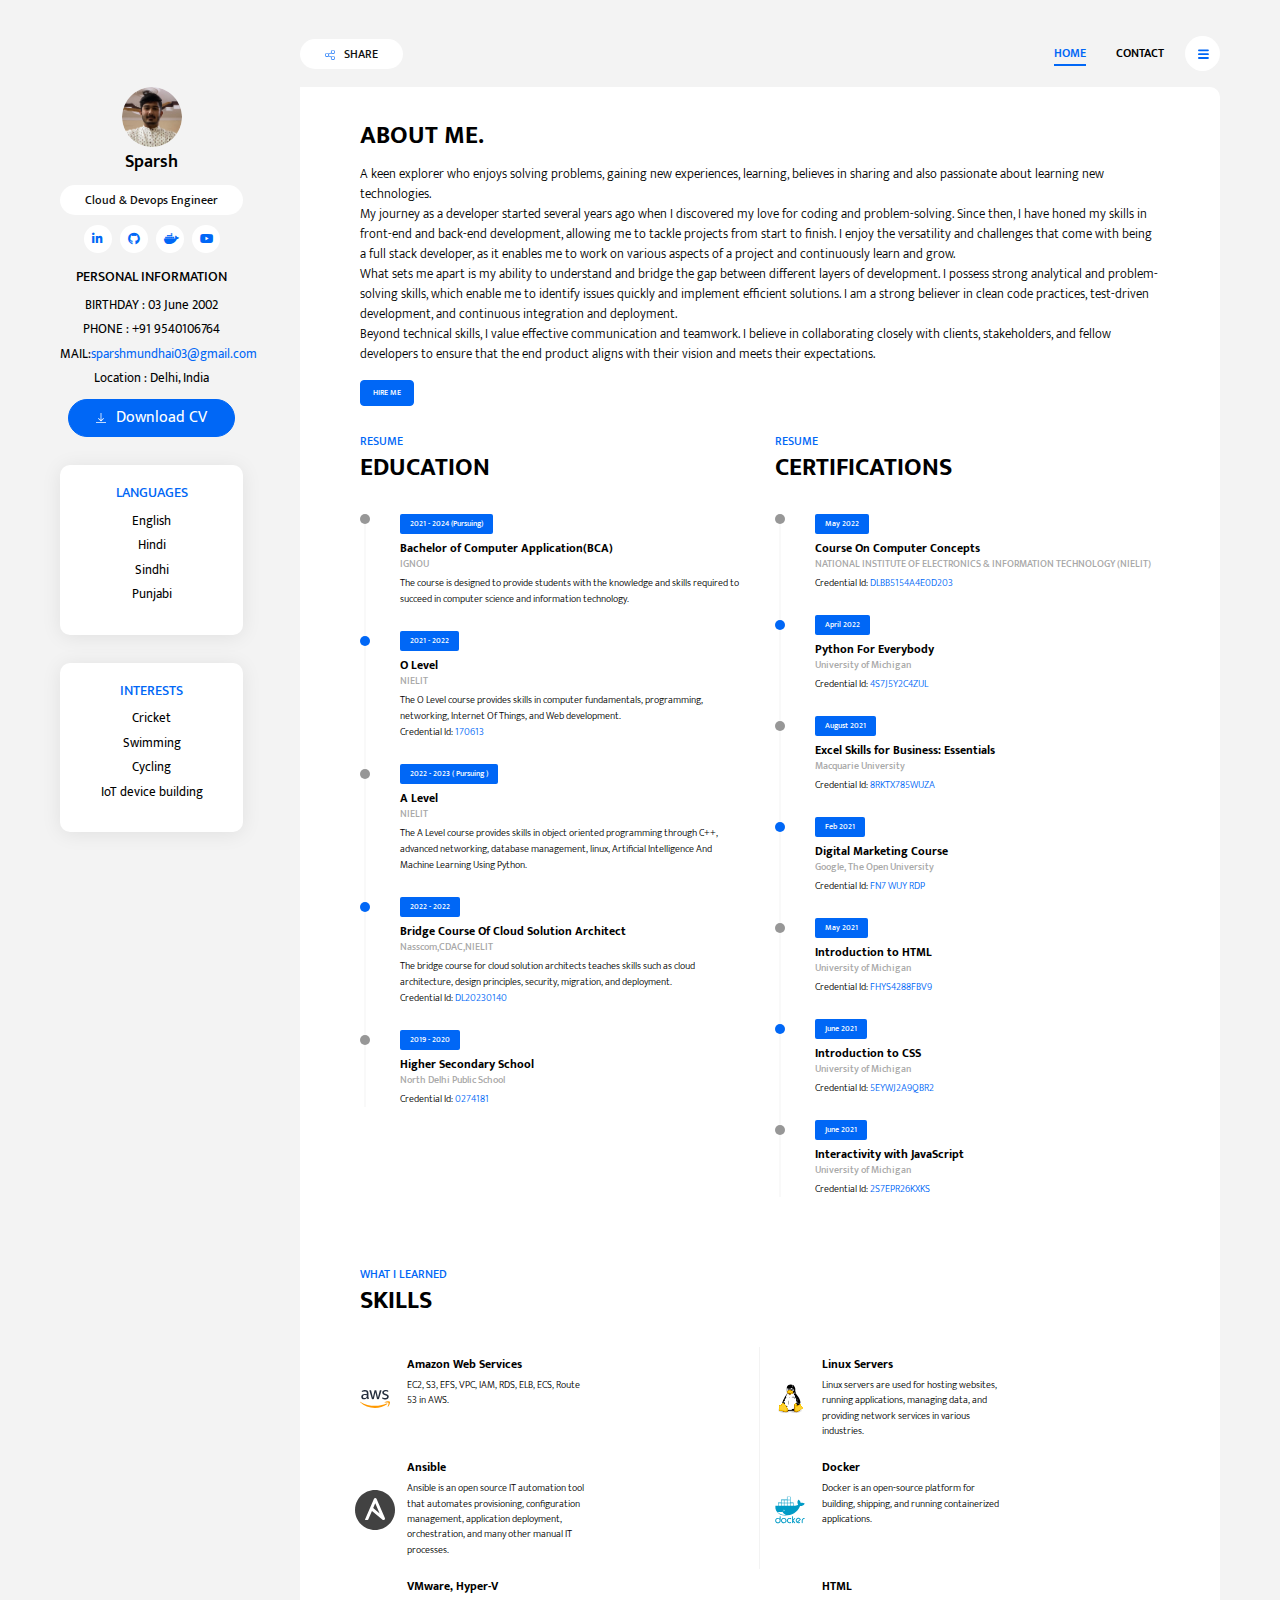
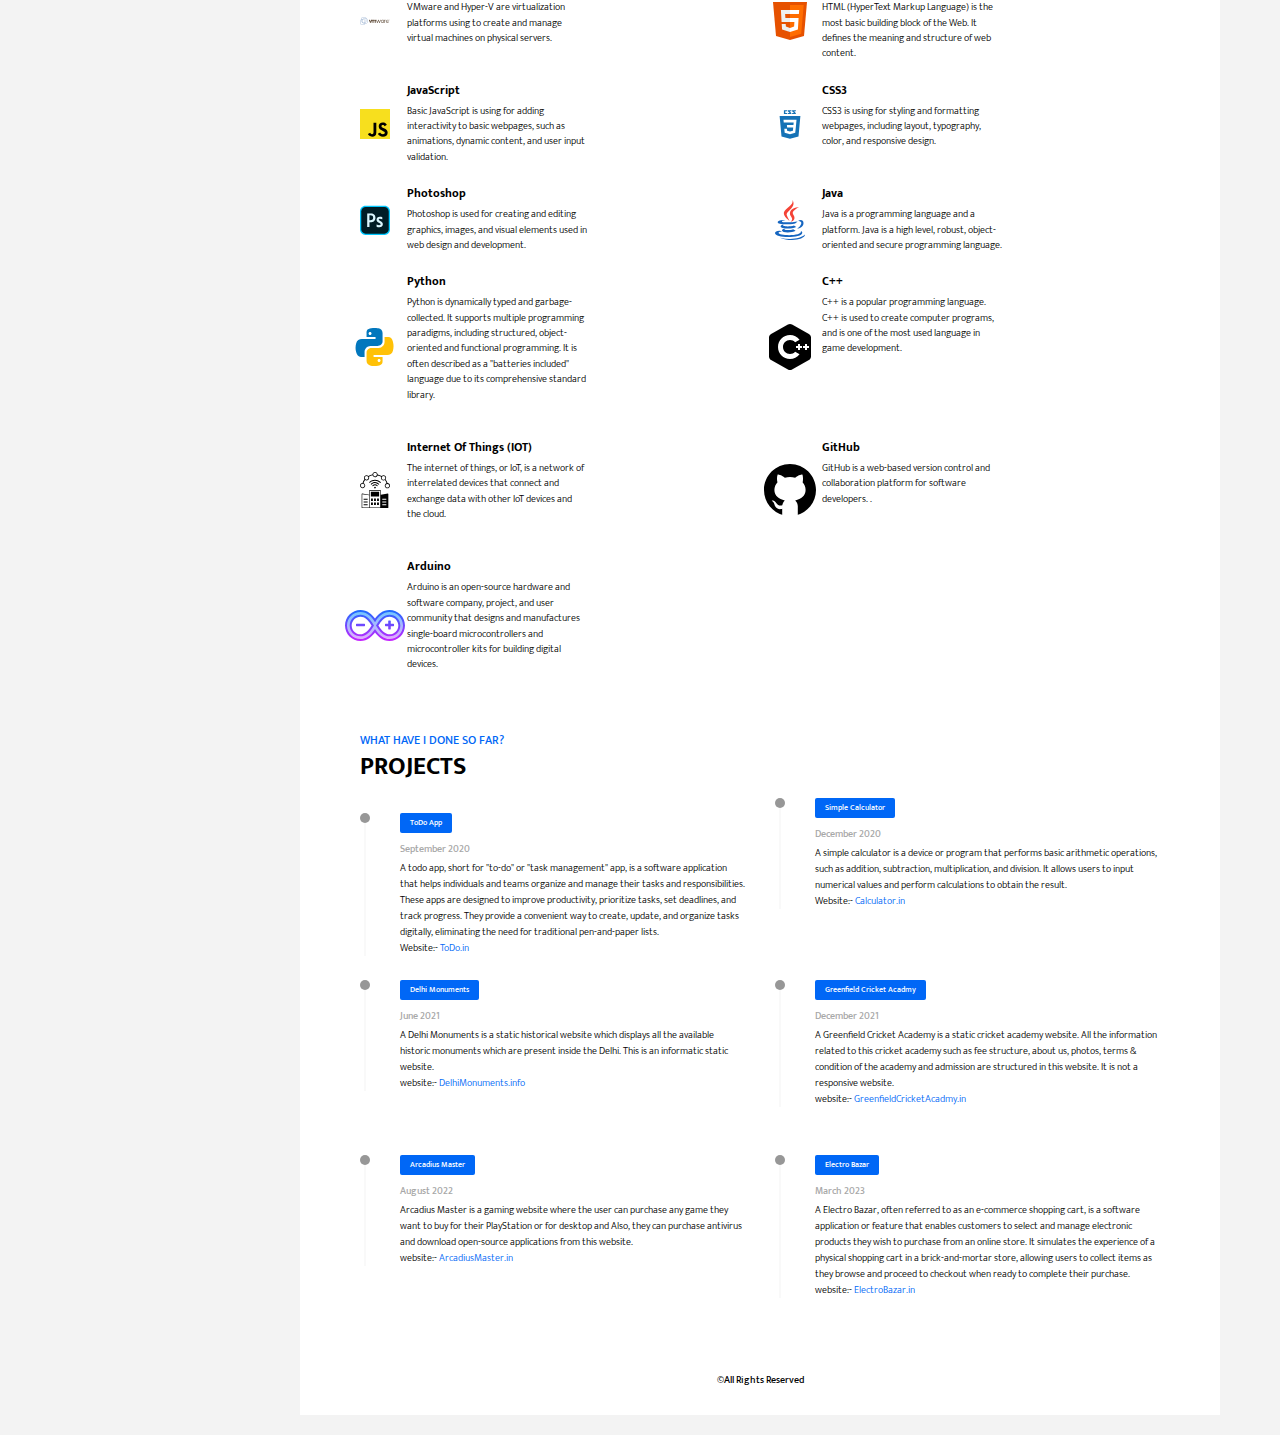
<file: index.html>
<!DOCTYPE html>
<html lang="en">

<head>
    <meta charset="UTF-8">
    <meta name="viewport" content="width=device-width, initial-scale=1.0">
    <meta http-equiv="X-UA-Compatible" content="ie=edge">
    <title>Sparsh</title>
    <link rel="icon" type="image/x-icon" href="assets/images/favicon_io/favicon.png">
    <link href="https://fonts.googleapis.com/css?family=Mukta:300,400,500,600,700&display=swap" rel="stylesheet">
    <link rel="stylesheet" href="assets/vendors/@fortawesome/fontawesome-free/css/all.min.css">
    <link rel="stylesheet" href="assets/css/live-resume.css">
</head>

<body>
    <header>
        <button class="btn btn-white btn-share ml-auto mr-3 ml-md-0 mr-md-auto"><img src="assets/images/share.svg" alt="share" class="btn-img">
            SHARE</button>
        <nav class="collapsible-nav" id="collapsible-nav">
            <a href="contact.html" class="nav-link">CONTACT</a>
            <a href="index.html" class="nav-link active">HOME</a>
        </nav>
        <button class="btn btn-menu-toggle btn-white rounded-circle" data-toggle="collapsible-nav"
            data-target="collapsible-nav"><img src="assets/images/hamburger.svg" alt="hamburger"></button>
    </header>
    <div class="content-wrapper">
        <aside>
            <div class="profile-img-wrapper">
                <img src="assets/images/photu.png" alt="profile">
            </div>
            <h1 class="profile-name">Sparsh</h1>
            <div class="text-center">
                <span class="badge badge-white badge-pill profile-designation">Cloud & Devops Engineer</span>
            </div>
            <nav class="social-links">
                <a href="https://www.linkedin.com/in/sparsh-mundai-583b83211?lipi=urn%3Ali%3Apage%3Ad_flagship3_profile_view_base_contact_details%3BDKzjncSIQuyELh5YN0JbGw%3D%3D" class="social-link" target="_blank"><i class="fab fa-linkedin-in"></i></a>
                <a href="https://github.com/sparshmundai" class="social-link" target="_blank"><i class="fab fa-github"></i></a>
                <a href="https://hub.docker.com/u/sparshmundai" class="social-link" target="_blank"><i class="fab fa-docker"></i></a>
                <a href="https://youtube.com/@sparshmundai2871?si=-0rAw_IE5yYH2Lxo" class="social-link" target="_blank"><i class="fab fa-youtube"></i></a>
            </nav>
            <div class="widget">
                <h5 class="widget-title">personal information</h5>
                <div class="widget-content">
                    <p>BIRTHDAY : 03 June 2002</p>
                    <p>PHONE : +91 9540106764</p>
                    <p>MAIL:<a href="mailto:sparshmundhai03@gmail.com">sparshmundhai03@gmail.com</a></p>
                    <p>Location : Delhi, India</p>
                    <a href="assets/resume/Sparsh_Resume.pdf" download="Sparsh_Resume.pdf">
                        <button class="btn btn-download-cv btn-primary rounded-pill">
                          <img src="assets/images/download.svg" alt="download" class="btn-img">
                          Download CV
                        </button>
                      </a>
                </div>
            </div>
            <div class="widget card">
                <div class="card-body">
                    <div class="widget-content">
                        <h5 class="widget-title card-title">LANGUAGES</h5>
                        <p>English</p>
                        <p>Hindi</p>
                        <p>Sindhi</p>
                        <p>Punjabi</p>
                    </div>
                </div>
            </div>
            <div class="widget card">
                <div class="card-body">
                    <div class="widget-content">
                        <h5 class="widget-title card-title">INTERESTS</h5>
                        <p>Cricket</p>
                        <p>Swimming</p>
                        <p>Cycling</p>
                        <p>IoT device building</p>
                    </div>
                </div>
            </div>
        </aside>
        <main>
            <section class="intro-section">
                <h2 class="section-title">About Me.</h2>
                <p>A keen explorer who enjoys solving problems, gaining new experiences, learning, believes in sharing and also passionate about learning new technologies.<br>My journey as a developer started several years ago when I discovered my love for coding and problem-solving. Since then, I have honed my skills in front-end and back-end development, allowing me to tackle projects from start to finish. I enjoy the versatility and challenges that come with being a full stack developer, as it enables me to work on various aspects of a project and continuously learn and grow.<br>What sets me apart is my ability to understand and bridge the gap between different layers of development. I possess strong analytical and problem-solving skills, which enable me to identify issues quickly and implement efficient solutions. I am a strong believer in clean code practices, test-driven development, and continuous integration and deployment.

                    <br>Beyond technical skills, I value effective communication and teamwork. I believe in collaborating closely with clients, stakeholders, and fellow developers to ensure that the end product aligns with their vision and meets their expectations.</p>
                <a href="https://mail.google.com/mail/" class="btn btn-primary btn-hire-me">HIRE ME</a>
            </section>
            <section class="resume-section">
                <div class="row">
                    <div class="col-lg-6">
                        <h6 class="section-subtitle">RESUME</h6>
                        <h2 class="section-title">EDUCATION</h2>
                        <ul class="time-line">
                            <li class="time-line-item">
                                <span class="badge badge-primary">2021 - 2024 (Pursuing)</span>
                                <h6 class="time-line-item-title">Bachelor of Computer Application(BCA)</h6>
                                <p class="time-line-item-subtitle">IGNOU</p>
                                <p class="time-line-item-content"> The course is designed to provide students with the knowledge and skills required to succeed in computer science and information technology.</p>
                            </li>
                            <li class="time-line-item">
                                <span class="badge badge-primary">2021 - 2022</span>
                                <h6 class="time-line-item-title">O Level</h6>
                                <p class="time-line-item-subtitle">NIELIT</p>
                                <p class="time-line-item-content">The O Level course provides skills in computer fundamentals, programming, networking, Internet Of Things, and Web development.</p>
                                <p class="time-line-item-content">Credential Id: <a href="https://drive.google.com/file/d/1dJgBY-Gtv80vDtmH3sbUtg2nJV1tiQKQ/view?usp=sharing"> 170613</a></p>
                            </li>
                            <li class="time-line-item">
                                <span class="badge badge-primary">2022 - 2023 ( Pursuing )</span>
                                <h6 class="time-line-item-title">A Level</h6>
                                <p class="time-line-item-subtitle">NIELIT</p>
                                <p class="time-line-item-content">The A Level course provides skills in object oriented programming through C++, advanced networking, database management, linux, Artificial Intelligence And Machine Learning Using Python.
                                </p>
                            </li>
                            <li class="time-line-item">
                                <span class="badge badge-primary">2022 - 2022</span>
                                <h6 class="time-line-item-title">Bridge Course Of Cloud Solution Architect</h6>
                                <p class="time-line-item-subtitle">Nasscom,CDAC,NIELIT</p>
                                <p class="time-line-item-content">The bridge course for cloud solution architects teaches skills such as cloud architecture, design principles, security, migration, and deployment.
                                <br>Credential Id: <a href="https://drive.google.com/file/d/148yPf-X261xfTt8TTs_mkh81wOfBIhu-/view?usp=sharing"> DL20230140</a>
                                </p>
                            </li>
                            <li class="time-line-item">
                                <span class="badge badge-primary">2019 - 2020</span>
                                <h6 class="time-line-item-title">Higher Secondary School</h6>
                                <p class="time-line-item-subtitle">North Delhi Public School</p>
                                <p class="time-line-item-content">Credential Id: <a href="https://drive.google.com/file/d/1ypTqCHMyDNtpPBPlpeWu6azwwanBVN1z/view?usp=sharing"> 0274181</a></p>
                                </p>
                            </li>
                            
                        </ul>
                    </div>
                    <div class="col-lg-6">
                        <h6 class="section-subtitle">RESUME</h6>
                        <h2 class="section-title">Certifications</h2>
                        <ul class="time-line">
                            <li class="time-line-item">
                                <span class="badge badge-primary">May 2022</span>
                                <h6 class="time-line-item-title">Course On Computer Concepts</h6>
                                <p class="time-line-item-subtitle">NATIONAL INSTITUTE OF ELECTRONICS & INFORMATION TECHNOLOGY (NIELIT)</p>
                                <p class="time-line-item-content">Credential Id:<a href="https://drive.google.com/file/d/1MJxrc-Ziw14Cb-kU5sZ-XwfpWeYSsFFk/view?usp=drivesdk"> DLBB5154A4E0D203</a></p>
                            </li>
                            <li class="time-line-item">
                                <span class="badge badge-primary">April 2022</span>
                                <h6 class="time-line-item-title">Python For Everybody</h6>
                                <p class="time-line-item-subtitle">University of Michigan</p>
                                <p class="time-line-item-content">Credential Id:<a href="https://drive.google.com/file/d/1RFf_WuU77fO04nRJ-My4JaZv5Hv0LPNz/view?usp=drivesdk"> 4S7J5Y2C4ZUL</a></p>
                            </li>
                            <li class="time-line-item">
                                <span class="badge badge-primary">August 2021</span>
                                <h6 class="time-line-item-title">Excel Skills for Business: Essentials</h6>
                                <p class="time-line-item-subtitle">Macquarie University</p>
                                <p class="time-line-item-content">Credential Id:<a href="https://drive.google.com/file/d/1qYhM8UTbvvS7U9DfOJBso3iTBphIcd7Y/view?usp=drivesdk"> 8RKTX785WUZA</a></p>
                            </li>
                            <li class="time-line-item">
                                <span class="badge badge-primary">Feb 2021</span>
                                <h6 class="time-line-item-title">Digital Marketing Course</h6>
                                <p class="time-line-item-subtitle">Google, The Open University</p>
                                <p class="time-line-item-content">Credential Id: <a href="https://drive.google.com/file/d/1_S3UI82zhKMdCIQ-yGaE29W0VM89TTgo/view?usp=drivesdk"> FN7 WUY RDP</a></p>
                            </li>
                            <li class="time-line-item">
                                <span class="badge badge-primary">May 2021</span>
                                <h6 class="time-line-item-title">Introduction to HTML</h6>
                                <p class="time-line-item-subtitle">University of Michigan</p>
                                <p class="time-line-item-content">Credential Id:<a href="https://drive.google.com/file/d/1GLIOiYMsVtQ9pisKKSu7VyUbuY-hsv4M/view?usp=drivesdk"> FHYS4288FBV9</a></p>
                            </li>
                            <li class="time-line-item">
                                <span class="badge badge-primary">June 2021</span>
                                <h6 class="time-line-item-title">Introduction to CSS</h6>
                                <p class="time-line-item-subtitle">University of Michigan</p>
                                <p class="time-line-item-content">Credential Id:<a href="https://drive.google.com/file/d/17QGZ6_hqS54YrQ8OWVpbc6XbvOnyADaW/view?usp=drivesdk"> 5EYWJ2A9QBR2</a></p>
                            </li>
                            <li class="time-line-item">
                                <span class="badge badge-primary">June 2021</span>
                                <h6 class="time-line-item-title">Interactivity with JavaScript</h6>
                                <p class="time-line-item-subtitle">University of Michigan</p>
                                <p class="time-line-item-content">Credential Id:<a href="https://drive.google.com/file/d/1j8fHeq3wLvf8e6S_6TgkD0Me9Ry_hJcb/view?usp=drivesdk"> 2S7EPR26KXKS</a></p>
                            </li>
                            
                            
                            
                        </ul>
                    </div>
                </div>
            </section>
            <section class="services-section">
                <h6 class="section-subtitle">WHAT I LEARNED</h6>
                <h2 class="section-title">SKILLS</h2>
                <div class="row">
                    <div class="media service-card col-lg-6">
                        <div class="service-icon">
                            <img src="assets/images/aws-icon.svg" alt="target">
                        </div>
                        <div class="media-body">
                            <h5 class="service-title">Amazon Web Services</h5>
                            <p class="service-description">EC2, S3, EFS, VPC, IAM, RDS, ELB, ECS, Route 53 in AWS.</p>
                        </div>
                    </div>

                    <div class="media service-card col-lg-6">
                        <div class="service-icon">
                            <img src="assets/images/linux.svg" alt="smartphone">
                        </div>
                        <div class="media-body">
                            <h5 class="service-title">Linux Servers</h5>
                            <p class="service-description">Linux servers are used for hosting websites, running applications, managing data, and providing network services in various industries.
                            </p>
                        </div>
                    </div>

                    <div class="media service-card col-lg-6">
                        <div class="service-icon">
                            <img src="assets/images/ansible.svg" alt="bulb">
                        </div>
                        <div class="media-body">
                            <h5 class="service-title">Ansible</h5>
                            <p class="service-description">Ansible is an open source IT automation tool that automates provisioning, configuration management, application deployment, orchestration, and many other manual IT processes.</p>
                        </div>

                    </div>
                    <div class="media service-card col-lg-6">
                        <div class="service-icon">
                            <img src="assets/images/docker.svg" alt="development">
                        </div>
                        <div class="media-body">
                            <h5 class="service-title">Docker</h5>
                            <p class="service-description">Docker is an open-source platform for building, shipping, and running containerized applications.
                            </p>
                        </div>
                    </div>

                    <div class="media service-card col-lg-6">
                        <div class="service-icon">
                            <img src="assets/images/vmwaresize.svg" alt="smartphone">
                        </div>
                        <div class="media-body">
                            <h5 class="service-title">VMware, Hyper-V</h5>
                            <p class="service-description">VMware and Hyper-V are virtualization platforms using to create and manage virtual machines on physical servers.
                            </p>
                        </div>
                    </div>

                    <div class="media service-card col-lg-6">
                        <div class="service-icon">
                            <img src="assets/images/html.svg" alt="smartphone">
                        </div>
                        <div class="media-body">
                            <h5 class="service-title">HTML</h5>
                            <p class="service-description">HTML (HyperText Markup Language) is the most basic building block of the Web. It defines the meaning and structure of web content.</p>
                        </div>
                    </div>
                    
                    <div class="media service-card col-lg-6">
                        <div class="service-icon">
                            <img src="assets/images/javascriptsize.svg" alt="smartphone">
                        </div>
                        <div class="media-body">
                            <h5 class="service-title">JavaScript</h5>
                            <p class="service-description">Basic JavaScript is using for adding interactivity to basic webpages, such as animations, dynamic content, and user input validation.
                            </p>
                        </div>
                    </div>
                    <div class="media service-card col-lg-6">
                        <div class="service-icon">
                            <img src="assets/images/css3.svg" alt="smartphone">
                        </div>
                        <div class="media-body">
                            <h5 class="service-title">CSS3</h5>
                            <p class="service-description">CSS3 is using for styling and formatting webpages, including layout, typography, color, and responsive design.
                            </p>
                        </div>
                    </div>
                    <div class="media service-card col-lg-6">
                        <div class="service-icon">
                            <img src="assets/images/adobe-photoshop.svg" alt="smartphone">
                        </div>
                        <div class="media-body">
                            <h5 class="service-title">Photoshop</h5>
                            <p class="service-description">Photoshop is used for creating and editing graphics, images, and visual elements used in web design and development.
                            </p>
                        </div>
                    </div>
                    <div class="media service-card col-lg-6">
                        <div class="service-icon">
                            <img src="assets/images/java.svg" alt="smartphone">
                        </div>
                        <div class="media-body">
                            <h5 class="service-title">Java</h5>
                            <p class="service-description">Java is a programming language and a platform. Java is a high level, robust, object-oriented and secure programming language.</p>
                        </div>
                    </div>
                    <div class="media service-card col-lg-6">
                        <div class="service-icon">
                            <img src="assets/images/python.svg" alt="smartphone">
                        </div>
                        <div class="media-body">
                            <h5 class="service-title">Python</h5>
                            <p class="service-description">Python is dynamically typed and garbage-collected. It supports multiple programming paradigms, including structured, object-oriented and functional programming. It is often described as a "batteries included" language due to its comprehensive standard library.<p>
                        </div>
                    </div>
                    <div class="media service-card col-lg-6">
                        <div class="service-icon">
                            <img src="assets/images/c++.svg" alt="smartphone">
                        </div>
                        <div class="media-body">
                            <h5 class="service-title">C++</h5>
                            <p class="service-description">C++ is a popular programming language. C++ is used to create computer programs, and is one of the most used language in game development.<p>
                        </div>
                    </div>
                    <div class="media service-card col-lg-6">
                        <div class="service-icon">
                            <img src="assets/images/iot.svg" alt="smartphone">
                        </div>
                        <div class="media-body">
                            <h5 class="service-title">Internet Of Things (IOT)</h5>
                            <p class="service-description">The internet of things, or IoT, is a network of interrelated devices that connect and exchange data with other IoT devices and the cloud.<p>
                        </div>
                    </div>

                    <div class="media service-card col-lg-6">
                        <div class="service-icon">
                            <img src="assets/images/github.svg" alt="smartphone">
                        </div>
                        <div class="media-body">
                            <h5 class="service-title">GitHub</h5>
                            <p class="service-description">GitHub is a web-based version control and collaboration platform for software developers. .<p>
                        </div>
                    </div>
                    <div class="media service-card col-lg-6">
                        <div class="service-icon">
                            <img src="assets/images/arduino.svg" alt="smartphone">
                        </div>
                        <div class="media-body">
                            <h5 class="service-title">Arduino</h5>
                            <p class="service-description">Arduino is an open-source hardware and software company, project, and user community that designs and manufactures single-board microcontrollers and microcontroller kits for building digital devices.<p>
                        </div>
                 </div>
                 <br>
            </section>

            <section class="resume-section">
                <div class="row">
                    <div class="col-lg-6">
                        <h6 class="section-subtitle">WHAT HAVE I DONE SO FAR?</h6>
                        <h2 class="section-title">PROJECTS</h2>
                        <ul class="time-line">
                            <li class="time-line-item">
                                <h6 class="badge badge-primary">ToDo App</h6>
                                <p class="time-line-item-subtitle">September 2020</p>
                                <p class="time-line-item-content">
                                    A todo app, short for "to-do" or "task management" app, is a software application that helps individuals and teams organize and manage their tasks and responsibilities. These apps are designed to improve productivity, prioritize tasks, set deadlines, and track progress. They provide a convenient way to create, update, and organize tasks digitally, eliminating the need for traditional pen-and-paper lists.
                                    <br>Website:- <a href="https://sparshmundai.github.io/ToDO_App/">ToDo.in</a></p>
                            </li>
                        </ul>
                    </div>

                    <div class="col-lg-6">
                        <ul><br><br></ul>
                        <ul class="time-line">
                            <li class="time-line-item">
                                <h6 class="badge badge-primary">Simple Calculator</h6>
                                <p class="time-line-item-subtitle">December 2020</p>
                                <p class="time-line-item-content">
                                    A simple calculator is a device or program that performs basic arithmetic operations, such as addition, subtraction, multiplication, and division. It allows users to input numerical values and perform calculations to obtain the result.
                                   <br>Website:- <a href="https://sparshmundai.github.io/Simple_Calculator/">Calculator.in</a></p>
                            </li>
                        </ul>
                    </div>

                </div>

                <div class="row">
                    <div class="col-lg-6">
                        <ul class="time-line">
                            <li class="time-line-item">
                                <h6 class="badge badge-primary">Delhi Monuments</h6>
                                <p class="time-line-item-subtitle">June 2021</p>
                                <p class="time-line-item-content">
                                    A Delhi Monuments is a static historical website which displays all the available historic monuments which are present inside the Delhi. This is an informatic static website.
                                   <br> website:- <a href="https://sparshmundai.github.io/Delhi_Monuments_Project/">DelhiMonuments.info</a></p>
                            </li>
                        </ul>
                    </div>



                    <div class="col-lg-6">
                        <ul class="time-line">
                            <li class="time-line-item">
                                <h6 class="badge badge-primary">Greenfield Cricket Acadmy</h6>
                                <p class="time-line-item-subtitle">December 2021</p>
                                <p class="time-line-item-content">
                                    A Greenfield Cricket Academy is a static cricket academy website. All the information  related to this cricket academy such as fee structure, about us, photos, terms & condition of the academy and admission are structured in this website. It is not a responsive website.
                                   <br> website:- <a href="https://sparshmundai.github.io/Greenfield_Cricket_Acadmy_Project/">GreenfieldCricketAcadmy.in</a></p>
                            </li>
                        </ul>
                    </div>
                </div>

                <br>

                <div class="row">
                    <div class="col-lg-6">
                        <ul class="time-line">
                            <li class="time-line-item">
                                <h6 class="badge badge-primary">Arcadius Master</h6>
                                <p class="time-line-item-subtitle">August 2022</p>
                                <p class="time-line-item-content">
                                    Arcadius Master is a gaming website where the user can purchase any game they want to buy for their PlayStation or for desktop and Also, they can purchase antivirus and download open-source applications from this website.
                                   <br> website:- <a href="https://sparshmundai.github.io/Arcadius_Master_Project/">ArcadiusMaster.in</a></p>
                            </li>
                        </ul>
                    </div>

                    <div class="col-lg-6">
                        <ul class="time-line">
                            <li class="time-line-item">
                                <h6 class="badge badge-primary">Electro Bazar</h6>
                                <p class="time-line-item-subtitle">March 2023</p>
                                <p class="time-line-item-subtitle"></p>
                                <p class="time-line-item-content">
                                    A Electro Bazar, often referred to as an e-commerce shopping cart, is a software application or feature that enables customers to select and manage electronic products they wish to purchase from an online store. It simulates the experience of a physical shopping cart in a brick-and-mortar store, allowing users to collect items as they browse and proceed to checkout when ready to complete their purchase.
                                   <br> website:- <a href="">ElectroBazar.in</a></p>
                            </li>
                        </ul>
                    </div>

                </div>

            </section>

            <footer>&#169;All Rights Reserved</footer>
        </main>
    </div>
    <script src="assets/vendors/jquery/dist/jquery.min.js"></script>
    <script src="assets/vendors/@popperjs/core/dist/umd/popper-base.min.js"></script>
    <script src="assets/vendors/bootstrap/dist/js/bootstrap.min.js"></script>
    <script src="assets/js/live-resume.js"></script>
</body>

</html>
</file>
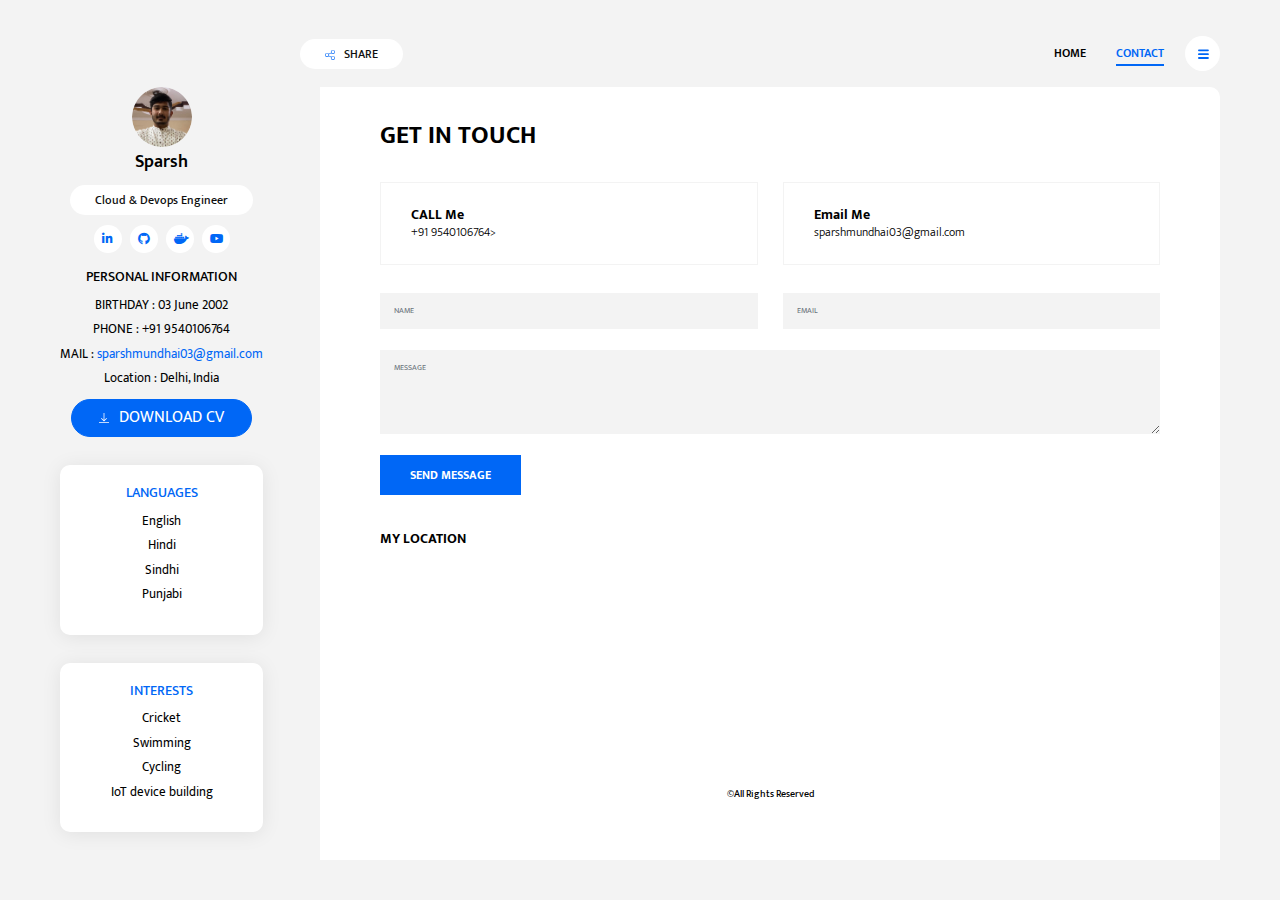
<file: contact.html>
<!DOCTYPE html>
<html lang="en">

<head>
    <meta charset="UTF-8">
    <meta name="viewport" content="width=device-width, initial-scale=1.0">
    <meta http-equiv="X-UA-Compatible" content="ie=edge">
    <title>Sparsh</title>
    <link rel="icon" type="image/x-icon" href="assets/images/favicon_io/favicon.png">
    <link href="https://fonts.googleapis.com/css?family=Mukta:300,400,500,600,700&display=swap" rel="stylesheet">
    <link rel="stylesheet" href="assets/vendors/@fortawesome/fontawesome-free/css/all.min.css">
    <link rel="stylesheet" href="assets/css/live-resume.css">
</head>

<body>
    <header>
        <button class="btn btn-white btn-share ml-auto mr-3 ml-md-0 mr-md-auto"><img src="assets/images/share.svg" alt="share" class="btn-img">
            SHARE</button>
        <nav class="collapsible-nav" id="collapsible-nav">
            <a href="contact.html" class="nav-link active">CONTACT</a>
            <a href="index.html" class="nav-link">HOME</a>
        </nav>
        <button class="btn btn-menu-toggle btn-white rounded-circle" data-toggle="collapsible-nav"
            data-target="collapsible-nav"><img src="assets/images/hamburger.svg" alt="hamburger"></button>
    </header>
    <div class="content-wrapper">
        <aside>
            <div class="profile-img-wrapper">
                <img src="assets/images/photu.png" alt="profile">
            </div>
            <h1 class="profile-name">Sparsh</h1>
            <div class="text-center">
                <span class="badge badge-white badge-pill profile-designation">Cloud & Devops Engineer</span>
            </div>
            <nav class="social-links">
                <a href="https://www.linkedin.com/in/sparsh-mundai-583b83211?lipi=urn%3Ali%3Apage%3Ad_flagship3_profile_view_base_contact_details%3BDKzjncSIQuyELh5YN0JbGw%3D%3D" class="social-link" target="_blank"><i class="fab fa-linkedin-in"></i></a>
                <a href="https://github.com/sparshmundai" class="social-link" target="_blank"><i class="fab fa-github"></i></a>
                <a href="https://hub.docker.com/u/sparshmundai" class="social-link" target="_blank"><i class="fab fa-docker"></i></a>
                <a href="https://youtube.com/@sparshmundai2871?si=-0rAw_IE5yYH2Lxo" class="social-link" target="_blank"><i class="fab fa-youtube"></i></a>
                <!-- <a href="#!" class="social-link"><i class="fab fa-dribbble"></i></a> -->
            </nav>
            <div class="widget">
                <h5 class="widget-title">personal information</h5>
                <div class="widget-content">
                    <p>BIRTHDAY : 03 June 2002</p>
                    <p>PHONE : +91 9540106764</p>
                    <p>MAIL : <a href="mailto:sparshmundhai03@gmail.com">sparshmundhai03@gmail.com</a></p>
                    <p>Location : Delhi, India</p>
                    <a href="assets/resume/Sparsh_Resume.pdf" download="Sparsh_Resume.pdf">
                        <button class="btn btn-download-cv btn-primary rounded-pill">
                          <img src="assets/images/download.svg" alt="download" class="btn-img">
                          DOWNLOAD CV
                        </button>
                      </a>
                </div>
            </div>
            <div class="widget card">
                <div class="card-body">
                    <div class="widget-content">
                        <h5 class="widget-title card-title">LANGUAGES</h5>
                        <p>English</p>
                        <p>Hindi</p>
                        <p>Sindhi</p>
                        <p>Punjabi</p>
                    </div>
                </div>
            </div>
            <div class="widget card">
                <div class="card-body">
                    <div class="widget-content">
                        <h5 class="widget-title card-title">INTERESTS</h5>
                        <p>Cricket</p>
                        <p>Swimming</p>
                        <p>Cycling</p>
                        <p>IoT device building</p>
                    </div>
                </div>
            </div>
        </aside>
        <main>
            <section class="contact-section">
                <h2 class="section-title">GET IN TOUCH</h2>
                
                <div class="contact-cards-wrapper">
                    <div class="contact-card">
                        <h6 class="contact-card-title">CALL Me</h6>
                        <p class="contact-card-content">+91 9540106764>
                    </div>
                    <div class="contact-card">
                        <h6 class="contact-card-title">Email Me</h6>
                        <p class="contact-card-content">sparshmundhai03@gmail.com</p>
                    </div>
                </div>

                <form action="#!" class="contact-form">
                    <div class="form-group form-group-name">
                      <label for="name" class="sr-only">Name</label>
                      <input type="text" name="name" id="name" class="form-control" placeholder="NAME">
                    </div>
                    <div class="form-group form-group-email">
                        <label for="email" class="sr-only">Email</label>
                        <input type="email" name="email" id="email" class="form-control" placeholder="EMAIL">
                    </div>
                    <div class="form-group">
                        <label for="message" class="sr-only">Message</label>
                        <textarea name="message" id="message" class="form-control" placeholder="MESSAGE" rows="5"></textarea>
                    </div>
                    <button type="submit" class="btn btn-primary form-submit-btn">SEND MESSAGE</button>
                </form>

            </section>
            <section class="location-section">
                <h5 class="section-title">MY LOCATION</h5>

                <div class="map-wrapper embed-responsive embed-responsive-16by9"">
                    <iframe src="https://www.google.com/maps/embed?pb=!1m18!1m12!1m3!1d27993.049533414898!2d77.13689812114771!3d28.715625077501386!2m3!1f0!2f0!3f0!3m2!1i1024!2i768!4f13.1!3m3!1m2!1s0x390d019b1d5d2c0b%3A0xc1e6a3811f55c247!2sShalimar%20Bagh%2C%20Delhi%2C%20110088!5e0!3m2!1sen!2sin!4v1692883540424!5m2!1sen!2sin" width="600" height="450" frameborder="0" style="border:0;" allowfullscreen="" class="embed-responsive-item"></iframe>
                </div>
            </section>
            <footer>&#169;All Rights Reserved</footer>
        </main>
    </div>
    <script src="assets/vendors/jquery/dist/jquery.min.js"></script>
    <script src="assets/vendors/@popperjs/core/dist/umd/popper-base.min.js"></script>
    <script src="assets/vendors/bootstrap/dist/js/bootstrap.min.js"></script>
    <script src="assets/vendors/entry/jq.entry.min.js"></script>
    <script src="assets/js/live-resume.js"></script>
</body>

</html>
</file>
